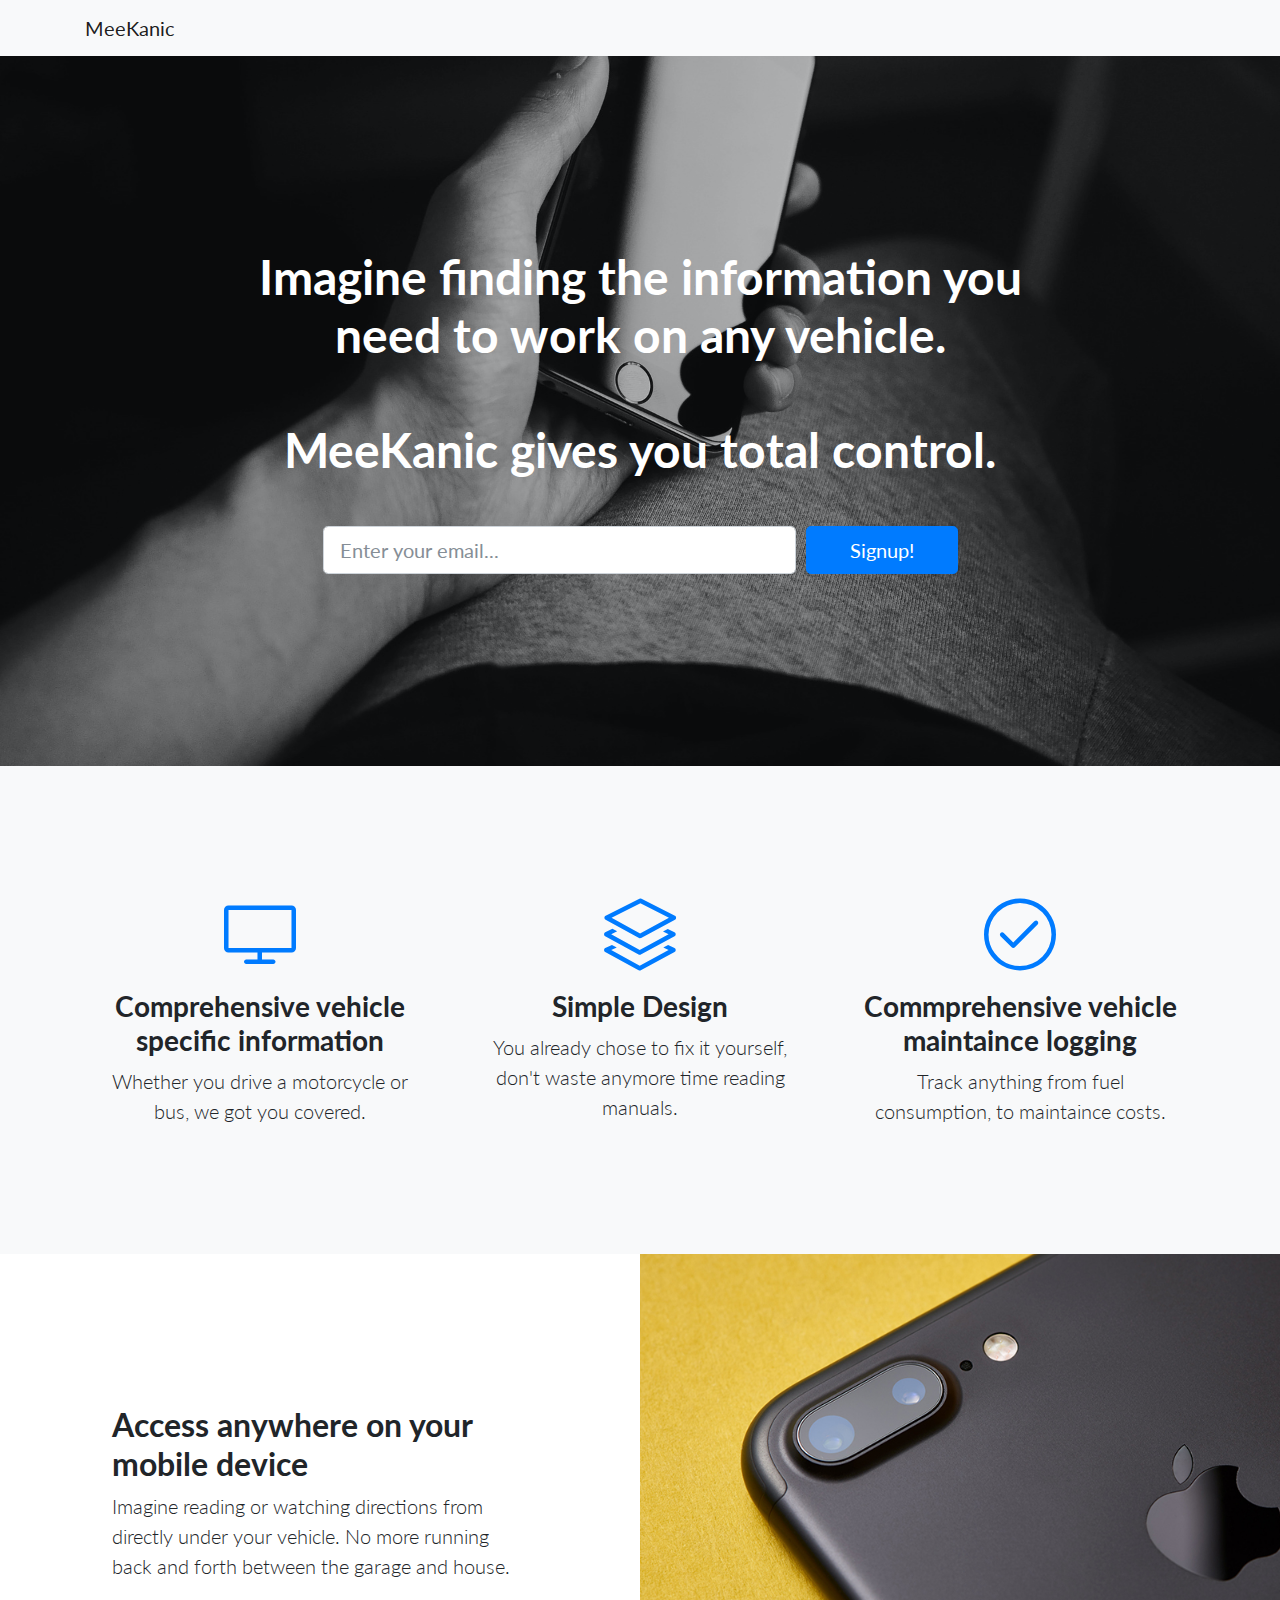
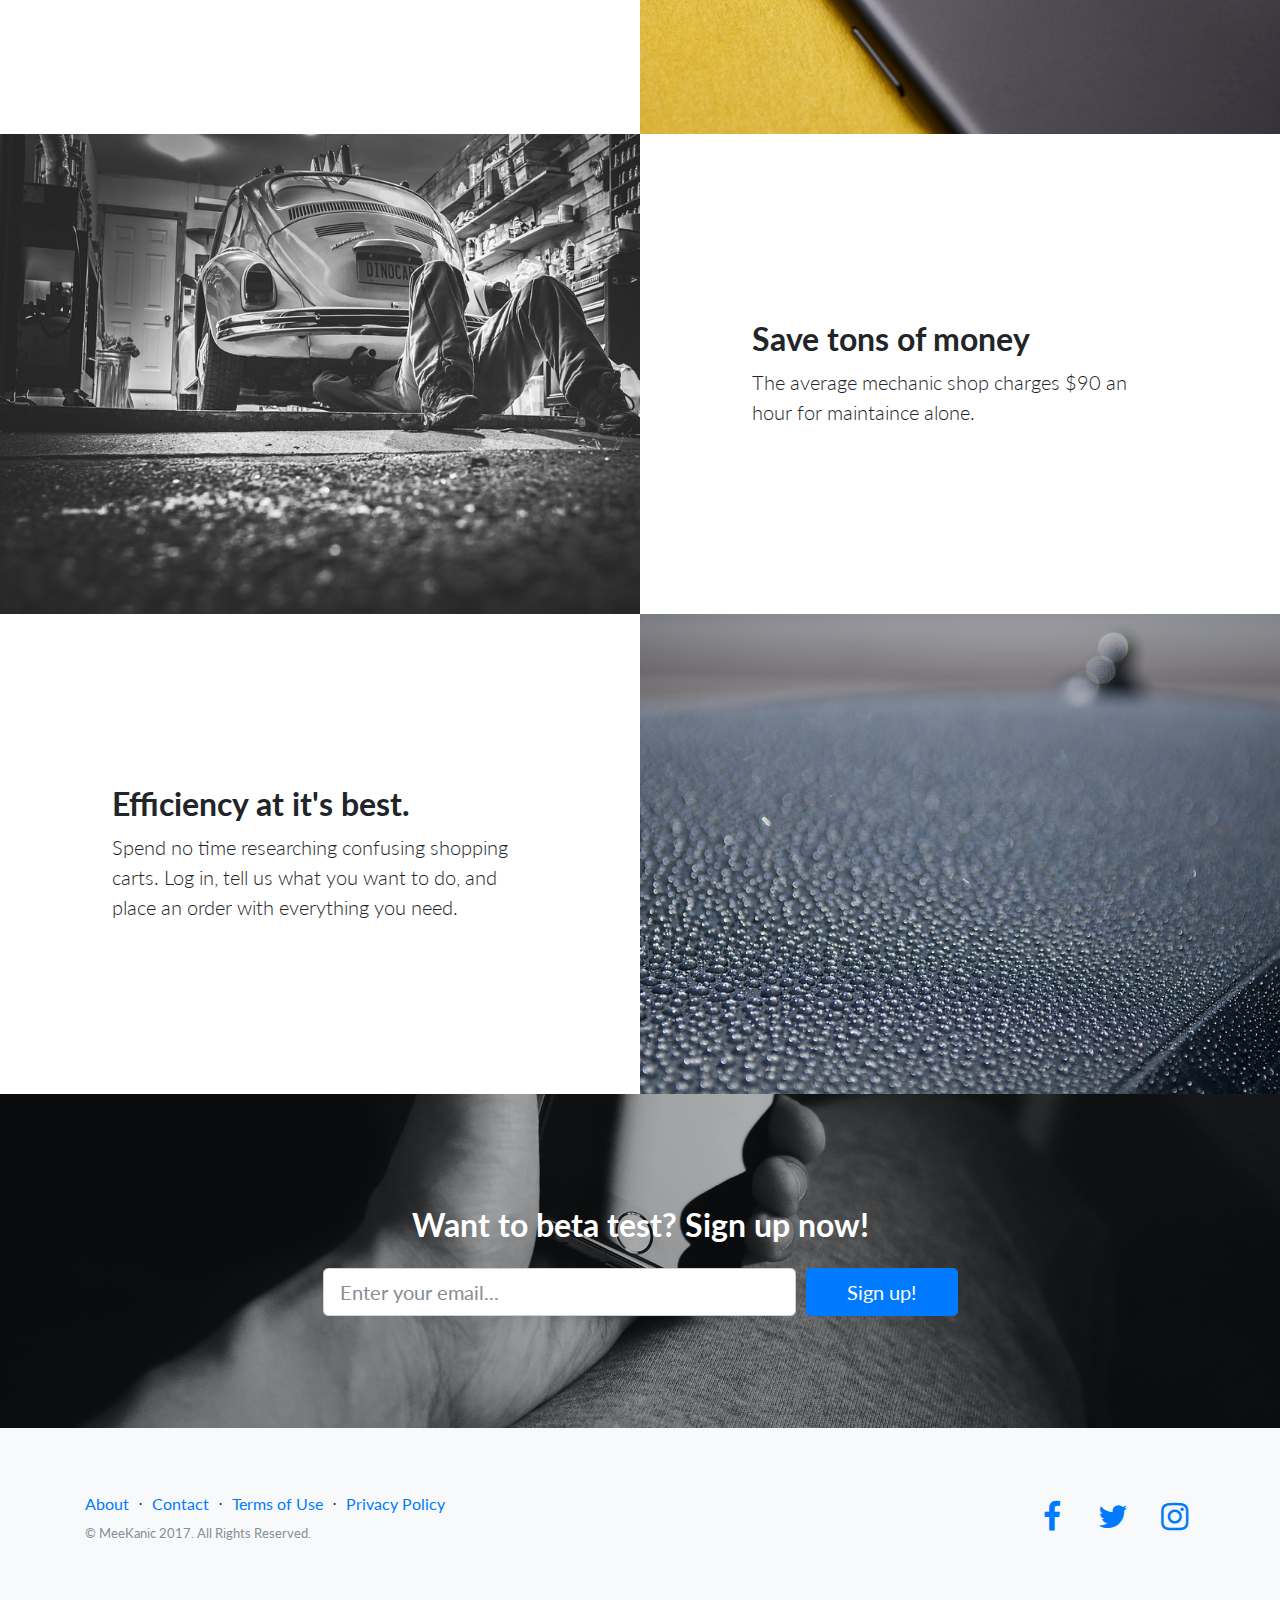
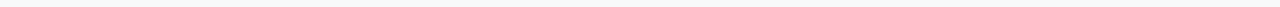
<file: index.html>
<!DOCTYPE html>
<html lang="en">

<head>

  <meta charset="utf-8">
  <meta name="viewport" content="width=device-width, initial-scale=1, shrink-to-fit=no">
  <meta name="description" content="">
  <meta name="author" content="">

  <title>MeeKanic</title>

  <!-- Bootstrap core CSS -->
  <link href="vendor/bootstrap/css/bootstrap.min.css" rel="stylesheet">

  <!-- Custom fonts for this template -->
  <link href="vendor/font-awesome/css/font-awesome.min.css" rel="stylesheet" type="text/css">
  <link href="vendor/simple-line-icons/css/simple-line-icons.css" rel="stylesheet" type="text/css">
  <link href="https://fonts.googleapis.com/css?family=Lato:300,400,700,300italic,400italic,700italic" rel="stylesheet" type="text/css">

  <!-- Custom styles for this template -->
  <link href="css/landing-page.min.css" rel="stylesheet">

</head>

<body>

  <!-- Navigation -->
  <nav class="navbar navbar-light bg-light static-top">
    <div class="container">
      <a class="navbar-brand" href="#">MeeKanic</a>
      <!--
        <a class="btn btn-primary" href="#">Sign In</a>
        -->
    </div>
  </nav>

  <!-- Masthead -->
  <header class="masthead text-white text-center">
    <div class="overlay"></div>
    <div class="container">
      <div class="row">
        <div class="col-xl-9 mx-auto">
          <h1 class="mb-5">Imagine finding the information you need to work on any vehicle.
            <br/>
            <br/> MeeKanic gives you total control.</h1>

        </div>
        <div class="col-md-10 col-lg-8 col-xl-7 mx-auto">
          <form>
            <div class="form-row">
              <div class="col-12 col-md-9 mb-2 mb-md-0">
                <input type="email" class="form-control form-control-lg" placeholder="Enter your email...">
              </div>
              <div class="col-12 col-md-3">
                <button type="submit" class="btn btn-block btn-lg btn-primary">Signup!</button>
              </div>
            </div>
          </form>
        </div>
      </div>
    </div>
  </header>

  <!-- Icons Grid -->
  <section class="features-icons bg-light text-center">
    <div class="container">
      <div class="row">
        <div class="col-lg-4">
          <div class="features-icons-item mx-auto mb-5 mb-lg-0 mb-lg-3">
            <div class="features-icons-icon d-flex">
              <i class="icon-screen-desktop m-auto text-primary"></i>
            </div>
            <h3>Comprehensive vehicle specific information</h3>
            <p class="lead mb-0">Whether you drive a motorcycle or bus, we got you covered.</p>
          </div>
        </div>
        <div class="col-lg-4">
          <div class="features-icons-item mx-auto mb-5 mb-lg-0 mb-lg-3">
            <div class="features-icons-icon d-flex">
              <i class="icon-layers m-auto text-primary"></i>
            </div>
            <h3>Simple Design</h3>
            <p class="lead mb-0">You already chose to fix it yourself, don't waste anymore time reading manuals.</p>
          </div>
        </div>
        <div class="col-lg-4">
          <div class="features-icons-item mx-auto mb-0 mb-lg-3">
            <div class="features-icons-icon d-flex">
              <i class="icon-check m-auto text-primary"></i>
            </div>
            <h3>Commprehensive vehicle maintaince logging</h3>
            <p class="lead mb-0">Track anything from fuel consumption, to maintaince costs.</p>
          </div>
        </div>
      </div>
    </div>
  </section>

  <!-- Image Showcases -->
  <section class="showcase">
    <div class="container-fluid p-0">
      <div class="row no-gutters">

        <div class="col-lg-6 order-lg-2 text-white showcase-img" style="background-image: url('img/bg-showcase-1.jpg');"></div>
        <div class="col-lg-6 order-lg-1 my-auto showcase-text">
          <h2>Access anywhere on your mobile device</h2>
          <p class="lead mb-0">Imagine reading or watching directions from directly under your vehicle. No more running back and forth between
            the garage and house.</p>
        </div>
      </div>
      <div class="row no-gutters">
        <div class="col-lg-6 text-white showcase-img" style="background-image: url('img/vw-copy.jpg');"></div>
        <div class="col-lg-6 my-auto showcase-text">
          <h2>Save tons of money</h2>
          <p class="lead mb-0">The average mechanic shop charges $90 an hour for maintaince alone.</p>
        </div>
      </div>
      <div class="row no-gutters">
        <div class="col-lg-6 order-lg-2 text-white showcase-img" style="background-image: url('img/waxed-copy.jpg');"></div>
        <div class="col-lg-6 order-lg-1 my-auto showcase-text">
          <h2>Efficiency at it's best.</h2>
          <p class="lead mb-0">Spend no time researching confusing shopping carts. Log in, tell us what you want to do, and place an order with
            everything you need.</p>
        </div>
      </div>
    </div>
  </section>

  <!-- Testimonials 
  <section class="testimonials text-center bg-light">
    <div class="container">
      <h2 class="mb-5">What people are saying...</h2>
      <div class="row">
        <div class="col-lg-4">
          <div class="testimonial-item mx-auto mb-5 mb-lg-0">
            <img class="img-fluid rounded-circle mb-3" src="img/testimonials-1.jpg" alt="">
            <h5>Margaret E.</h5>
            <p class="font-weight-light mb-0">"This is fantastic! Thanks so much guys!"</p>
          </div>
        </div>
        <div class="col-lg-4">
          <div class="testimonial-item mx-auto mb-5 mb-lg-0">
            <img class="img-fluid rounded-circle mb-3" src="img/testimonials-2.jpg" alt="">
            <h5>Fred S.</h5>
            <p class="font-weight-light mb-0">"Bootstrap is amazing. I've been using it to create lots of super nice landing pages."</p>
          </div>
        </div>
        <div class="col-lg-4">
          <div class="testimonial-item mx-auto mb-5 mb-lg-0">
            <img class="img-fluid rounded-circle mb-3" src="img/testimonials-3.jpg" alt="">
            <h5>Sarah W.</h5>
            <p class="font-weight-light mb-0">"Thanks so much for making these free resources available to us!"</p>
          </div>
        </div>
      </div>
    </div>
  </section>
ghpages
  -->

  <!-- Call to Action -->
  <section class="call-to-action text-white text-center">
    <div class="overlay"></div>
    <div class="container">
      <div class="row">
        <div class="col-xl-9 mx-auto">
          <h2 class="mb-4">Want to beta test? Sign up now!</h2>
        </div>
        <div class="col-md-10 col-lg-8 col-xl-7 mx-auto">
          <form>
            <div class="form-row">
              <div class="col-12 col-md-9 mb-2 mb-md-0">
                <input type="email" class="form-control form-control-lg" placeholder="Enter your email...">
              </div>
              <div class="col-12 col-md-3">
                <button type="submit" class="btn btn-block btn-lg btn-primary">Sign up!</button>
              </div>
            </div>
          </form>
        </div>
      </div>
    </div>
  </section>

  <!-- Footer -->
  <footer class="footer bg-light">
    <div class="container">
      <div class="row">
        <div class="col-lg-6 h-100 text-center text-lg-left my-auto">
          <ul class="list-inline mb-2">
            <li class="list-inline-item">
              <a href="#">About</a>
            </li>
            <li class="list-inline-item">&sdot;</li>
            <li class="list-inline-item">
              <a href="#">Contact</a>
            </li>
            <li class="list-inline-item">&sdot;</li>
            <li class="list-inline-item">
              <a href="#">Terms of Use</a>
            </li>
            <li class="list-inline-item">&sdot;</li>
            <li class="list-inline-item">
              <a href="#">Privacy Policy</a>
            </li>
          </ul>
          <p class="text-muted small mb-4 mb-lg-0">&copy; MeeKanic 2017. All Rights Reserved.</p>
        </div>
        <div class="col-lg-6 h-100 text-center text-lg-right my-auto">
          <ul class="list-inline mb-0">
            <li class="list-inline-item mr-3">
              <a href="#">
                <i class="fa fa-facebook fa-2x fa-fw"></i>
              </a>
            </li>
            <li class="list-inline-item mr-3">
              <a href="#">
                <i class="fa fa-twitter fa-2x fa-fw"></i>
              </a>
            </li>
            <li class="list-inline-item">
              <a href="#">
                <i class="fa fa-instagram fa-2x fa-fw"></i>
              </a>
            </li>
          </ul>
        </div>
      </div>
    </div>
  </footer>

  <!-- Bootstrap core JavaScript -->
  <script src="vendor/jquery/jquery.min.js"></script>
  <script src="vendor/bootstrap/js/bootstrap.bundle.min.js"></script>

</body>

</html>
</file>
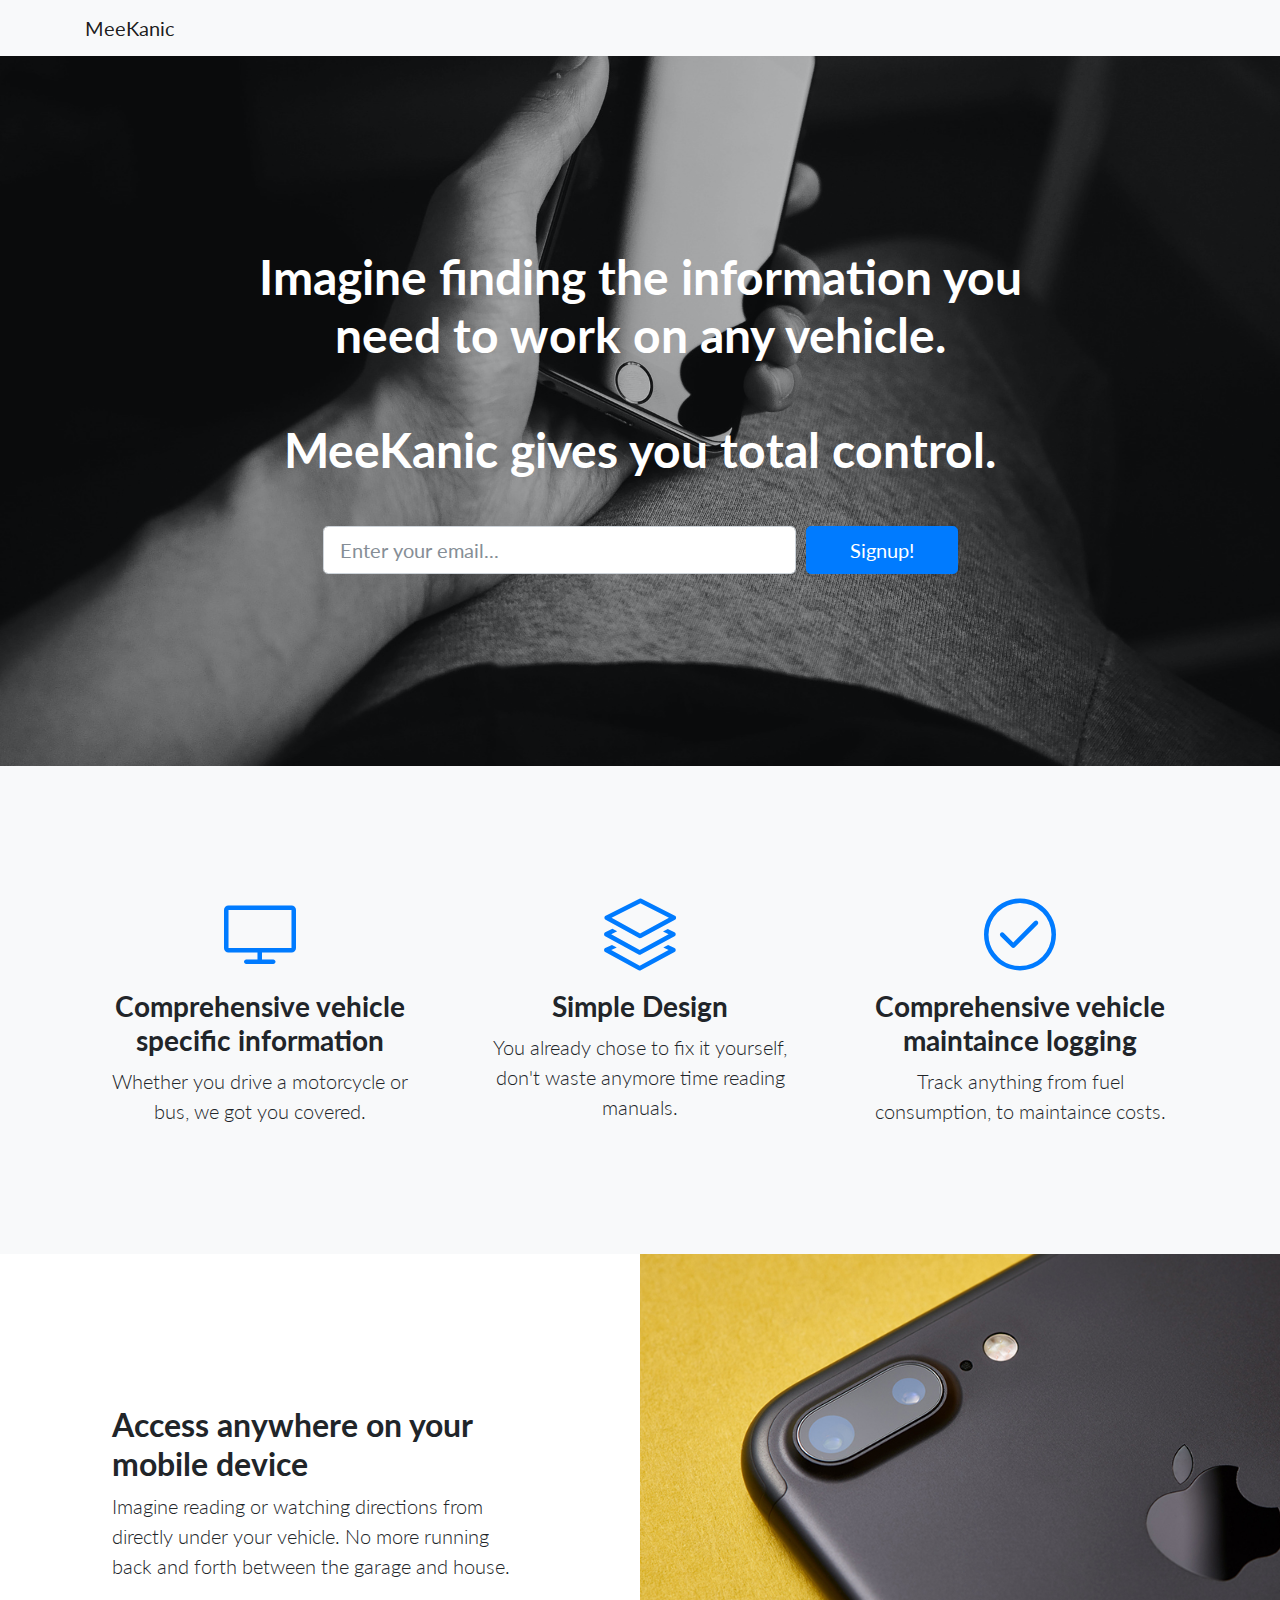
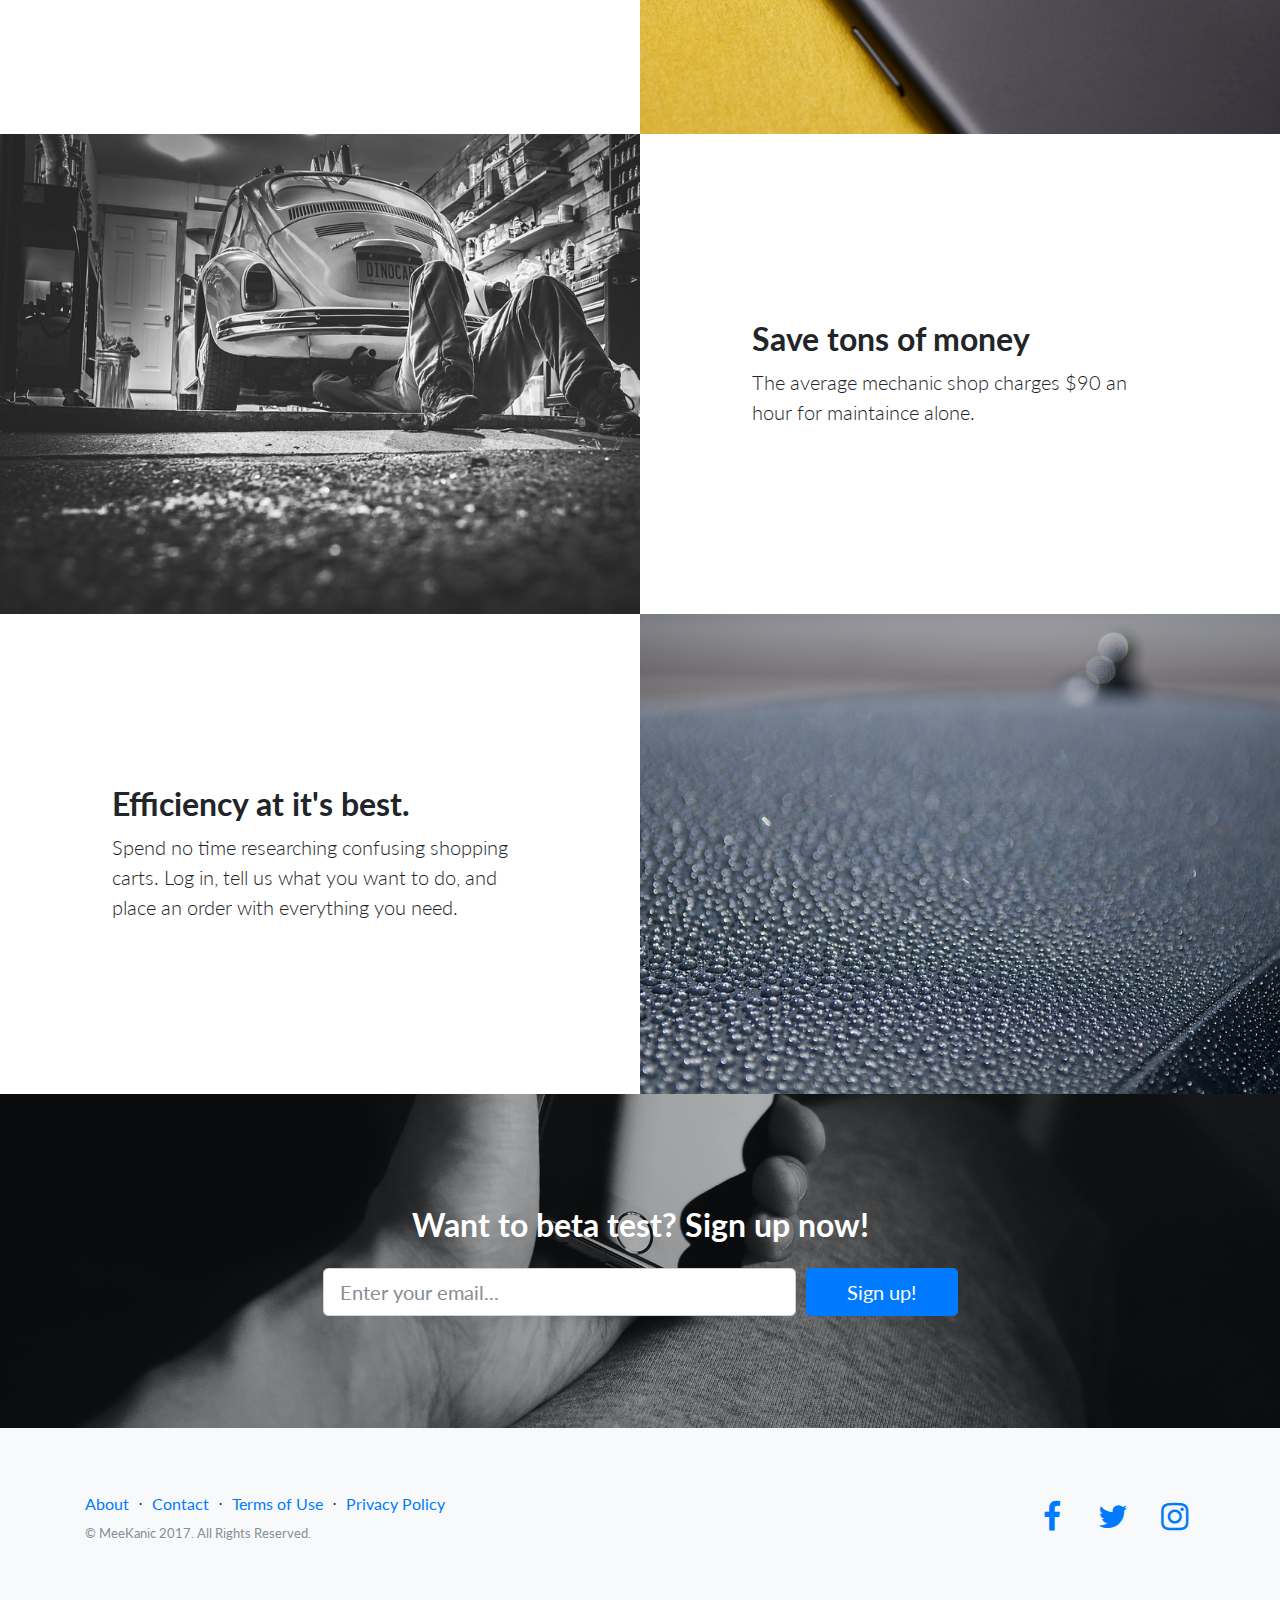
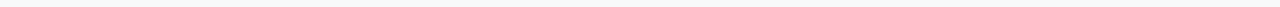
<file: app/index.html>
<!DOCTYPE html>
<html lang="en">

<head>

  <meta charset="utf-8">
  <meta name="viewport" content="width=device-width, initial-scale=1, shrink-to-fit=no">
  <meta name="description" content="">
  <meta name="author" content="">

  <title>MeeKanic</title>

  <!-- Bootstrap core CSS -->
  <link href="vendor/bootstrap/css/bootstrap.min.css" rel="stylesheet">

  <!-- Custom fonts for this template -->
  <link href="vendor/font-awesome/css/font-awesome.min.css" rel="stylesheet" type="text/css">
  <link href="vendor/simple-line-icons/css/simple-line-icons.css" rel="stylesheet" type="text/css">
  <link href="https://fonts.googleapis.com/css?family=Lato:300,400,700,300italic,400italic,700italic" rel="stylesheet" type="text/css">

  <!-- Custom styles for this template -->
  <link href="css/landing-page.min.css" rel="stylesheet">

</head>

<body>

  <!-- Navigation -->
  <nav class="navbar navbar-light bg-light static-top">
    <div class="container">
      <a class="navbar-brand" href="#">MeeKanic</a>
      <!--
        <a class="btn btn-primary" href="#">Sign In</a>
        -->
    </div>
  </nav>

  <!-- Masthead -->
  <header class="masthead text-white text-center">
    <div class="overlay"></div>
    <div class="container">
      <div class="row">
        <div class="col-xl-9 mx-auto">
          <h1 class="mb-5">Imagine finding the information you need to work on any vehicle.
            <br/>
            <br/> MeeKanic gives you total control.</h1>

        </div>
        <div class="col-md-10 col-lg-8 col-xl-7 mx-auto">
          <form>
            <div class="form-row">
              <div class="col-12 col-md-9 mb-2 mb-md-0">
                <input type="email" class="form-control form-control-lg" placeholder="Enter your email...">
              </div>
              <div class="col-12 col-md-3">
                <button type="submit" class="btn btn-block btn-lg btn-primary">Signup!</button>
              </div>
            </div>
          </form>
        </div>
      </div>
    </div>
  </header>

  <!-- Icons Grid -->
  <section class="features-icons bg-light text-center">
    <div class="container">
      <div class="row">
        <div class="col-lg-4">
          <div class="features-icons-item mx-auto mb-5 mb-lg-0 mb-lg-3">
            <div class="features-icons-icon d-flex">
              <i class="icon-screen-desktop m-auto text-primary"></i>
            </div>
            <h3>Comprehensive vehicle specific information</h3>
            <p class="lead mb-0">Whether you drive a motorcycle or bus, we got you covered.</p>
          </div>
        </div>
        <div class="col-lg-4">
          <div class="features-icons-item mx-auto mb-5 mb-lg-0 mb-lg-3">
            <div class="features-icons-icon d-flex">
              <i class="icon-layers m-auto text-primary"></i>
            </div>
            <h3>Simple Design</h3>
            <p class="lead mb-0">You already chose to fix it yourself, don't waste anymore time reading manuals.</p>
          </div>
        </div>
        <div class="col-lg-4">
          <div class="features-icons-item mx-auto mb-0 mb-lg-3">
            <div class="features-icons-icon d-flex">
              <i class="icon-check m-auto text-primary"></i>
            </div>
            <h3>Comprehensive vehicle maintaince logging</h3>
            <p class="lead mb-0">Track anything from fuel consumption, to maintaince costs.</p>
          </div>
        </div>
      </div>
    </div>
  </section>

  <!-- Image Showcases -->
  <section class="showcase">
    <div class="container-fluid p-0">
      <div class="row no-gutters">

        <div class="col-lg-6 order-lg-2 text-white showcase-img" style="background-image: url('img/bg-showcase-1.jpg');"></div>
        <div class="col-lg-6 order-lg-1 my-auto showcase-text">
          <h2>Access anywhere on your mobile device</h2>
          <p class="lead mb-0">Imagine reading or watching directions from directly under your vehicle. No more running back and forth between
            the garage and house.</p>
        </div>
      </div>
      <div class="row no-gutters">
        <div class="col-lg-6 text-white showcase-img" style="background-image: url('img/vw-copy.jpg');"></div>
        <div class="col-lg-6 my-auto showcase-text">
          <h2>Save tons of money</h2>
          <p class="lead mb-0">The average mechanic shop charges $90 an hour for maintaince alone.</p>
        </div>
      </div>
      <div class="row no-gutters">
        <div class="col-lg-6 order-lg-2 text-white showcase-img" style="background-image: url('img/waxed-copy.jpg');"></div>
        <div class="col-lg-6 order-lg-1 my-auto showcase-text">
          <h2>Efficiency at it's best.</h2>
          <p class="lead mb-0">Spend no time researching confusing shopping carts. Log in, tell us what you want to do, and place an order with
            everything you need.</p>
        </div>
      </div>
    </div>
  </section>

  <!-- Testimonials 
  <section class="testimonials text-center bg-light">
    <div class="container">
      <h2 class="mb-5">What people are saying...</h2>
      <div class="row">
        <div class="col-lg-4">
          <div class="testimonial-item mx-auto mb-5 mb-lg-0">
            <img class="img-fluid rounded-circle mb-3" src="img/testimonials-1.jpg" alt="">
            <h5>Margaret E.</h5>
            <p class="font-weight-light mb-0">"This is fantastic! Thanks so much guys!"</p>
          </div>
        </div>
        <div class="col-lg-4">
          <div class="testimonial-item mx-auto mb-5 mb-lg-0">
            <img class="img-fluid rounded-circle mb-3" src="img/testimonials-2.jpg" alt="">
            <h5>Fred S.</h5>
            <p class="font-weight-light mb-0">"Bootstrap is amazing. I've been using it to create lots of super nice landing pages."</p>
          </div>
        </div>
        <div class="col-lg-4">
          <div class="testimonial-item mx-auto mb-5 mb-lg-0">
            <img class="img-fluid rounded-circle mb-3" src="img/testimonials-3.jpg" alt="">
            <h5>Sarah W.</h5>
            <p class="font-weight-light mb-0">"Thanks so much for making these free resources available to us!"</p>
          </div>
        </div>
      </div>
    </div>
  </section>
ghpages
  -->

  <!-- Call to Action -->
  <section class="call-to-action text-white text-center">
    <div class="overlay"></div>
    <div class="container">
      <div class="row">
        <div class="col-xl-9 mx-auto">
          <h2 class="mb-4">Want to beta test? Sign up now!</h2>
        </div>
        <div class="col-md-10 col-lg-8 col-xl-7 mx-auto">
          <form>
            <div class="form-row">
              <div class="col-12 col-md-9 mb-2 mb-md-0">
                <input type="email" class="form-control form-control-lg" placeholder="Enter your email...">
              </div>
              <div class="col-12 col-md-3">
                <button type="submit" class="btn btn-block btn-lg btn-primary">Sign up!</button>
              </div>
            </div>
          </form>
        </div>
      </div>
    </div>
  </section>

  <!-- Footer -->
  <footer class="footer bg-light">
    <div class="container">
      <div class="row">
        <div class="col-lg-6 h-100 text-center text-lg-left my-auto">
          <ul class="list-inline mb-2">
            <li class="list-inline-item">
              <a href="#">About</a>
            </li>
            <li class="list-inline-item">&sdot;</li>
            <li class="list-inline-item">
              <a href="#">Contact</a>
            </li>
            <li class="list-inline-item">&sdot;</li>
            <li class="list-inline-item">
              <a href="#">Terms of Use</a>
            </li>
            <li class="list-inline-item">&sdot;</li>
            <li class="list-inline-item">
              <a href="#">Privacy Policy</a>
            </li>
          </ul>
          <p class="text-muted small mb-4 mb-lg-0">&copy; MeeKanic 2017. All Rights Reserved.</p>
        </div>
        <div class="col-lg-6 h-100 text-center text-lg-right my-auto">
          <ul class="list-inline mb-0">
            <li class="list-inline-item mr-3">
              <a href="#">
                <i class="fa fa-facebook fa-2x fa-fw"></i>
              </a>
            </li>
            <li class="list-inline-item mr-3">
              <a href="#">
                <i class="fa fa-twitter fa-2x fa-fw"></i>
              </a>
            </li>
            <li class="list-inline-item">
              <a href="#">
                <i class="fa fa-instagram fa-2x fa-fw"></i>
              </a>
            </li>
          </ul>
        </div>
      </div>
    </div>
  </footer>

  <!-- Bootstrap core JavaScript -->
  <script src="vendor/jquery/jquery.min.js"></script>
  <script src="vendor/bootstrap/js/bootstrap.bundle.min.js"></script>

</body>

</html>
</file>
<file: vendor/simple-line-icons/css/simple-line-icons.css>
@font-face {
  font-family: 'simple-line-icons';
  src: url('../fonts/Simple-Line-Icons.eot?v=2.4.0');
  src: url('../fonts/Simple-Line-Icons.eot?v=2.4.0#iefix') format('embedded-opentype'), url('../fonts/Simple-Line-Icons.woff2?v=2.4.0') format('woff2'), url('../fonts/Simple-Line-Icons.ttf?v=2.4.0') format('truetype'), url('../fonts/Simple-Line-Icons.woff?v=2.4.0') format('woff'), url('../fonts/Simple-Line-Icons.svg?v=2.4.0#simple-line-icons') format('svg');
  font-weight: normal;
  font-style: normal;
}
/*
 Use the following CSS code if you want to have a class per icon.
 Instead of a list of all class selectors, you can use the generic [class*="icon-"] selector, but it's slower:
*/
.icon-user,
.icon-people,
.icon-user-female,
.icon-user-follow,
.icon-user-following,
.icon-user-unfollow,
.icon-login,
.icon-logout,
.icon-emotsmile,
.icon-phone,
.icon-call-end,
.icon-call-in,
.icon-call-out,
.icon-map,
.icon-location-pin,
.icon-direction,
.icon-directions,
.icon-compass,
.icon-layers,
.icon-menu,
.icon-list,
.icon-options-vertical,
.icon-options,
.icon-arrow-down,
.icon-arrow-left,
.icon-arrow-right,
.icon-arrow-up,
.icon-arrow-up-circle,
.icon-arrow-left-circle,
.icon-arrow-right-circle,
.icon-arrow-down-circle,
.icon-check,
.icon-clock,
.icon-plus,
.icon-minus,
.icon-close,
.icon-event,
.icon-exclamation,
.icon-organization,
.icon-trophy,
.icon-screen-smartphone,
.icon-screen-desktop,
.icon-plane,
.icon-notebook,
.icon-mustache,
.icon-mouse,
.icon-magnet,
.icon-energy,
.icon-disc,
.icon-cursor,
.icon-cursor-move,
.icon-crop,
.icon-chemistry,
.icon-speedometer,
.icon-shield,
.icon-screen-tablet,
.icon-magic-wand,
.icon-hourglass,
.icon-graduation,
.icon-ghost,
.icon-game-controller,
.icon-fire,
.icon-eyeglass,
.icon-envelope-open,
.icon-envelope-letter,
.icon-bell,
.icon-badge,
.icon-anchor,
.icon-wallet,
.icon-vector,
.icon-speech,
.icon-puzzle,
.icon-printer,
.icon-present,
.icon-playlist,
.icon-pin,
.icon-picture,
.icon-handbag,
.icon-globe-alt,
.icon-globe,
.icon-folder-alt,
.icon-folder,
.icon-film,
.icon-feed,
.icon-drop,
.icon-drawer,
.icon-docs,
.icon-doc,
.icon-diamond,
.icon-cup,
.icon-calculator,
.icon-bubbles,
.icon-briefcase,
.icon-book-open,
.icon-basket-loaded,
.icon-basket,
.icon-bag,
.icon-action-undo,
.icon-action-redo,
.icon-wrench,
.icon-umbrella,
.icon-trash,
.icon-tag,
.icon-support,
.icon-frame,
.icon-size-fullscreen,
.icon-size-actual,
.icon-shuffle,
.icon-share-alt,
.icon-share,
.icon-rocket,
.icon-question,
.icon-pie-chart,
.icon-pencil,
.icon-note,
.icon-loop,
.icon-home,
.icon-grid,
.icon-graph,
.icon-microphone,
.icon-music-tone-alt,
.icon-music-tone,
.icon-earphones-alt,
.icon-earphones,
.icon-equalizer,
.icon-like,
.icon-dislike,
.icon-control-start,
.icon-control-rewind,
.icon-control-play,
.icon-control-pause,
.icon-control-forward,
.icon-control-end,
.icon-volume-1,
.icon-volume-2,
.icon-volume-off,
.icon-calendar,
.icon-bulb,
.icon-chart,
.icon-ban,
.icon-bubble,
.icon-camrecorder,
.icon-camera,
.icon-cloud-download,
.icon-cloud-upload,
.icon-envelope,
.icon-eye,
.icon-flag,
.icon-heart,
.icon-info,
.icon-key,
.icon-link,
.icon-lock,
.icon-lock-open,
.icon-magnifier,
.icon-magnifier-add,
.icon-magnifier-remove,
.icon-paper-clip,
.icon-paper-plane,
.icon-power,
.icon-refresh,
.icon-reload,
.icon-settings,
.icon-star,
.icon-symbol-female,
.icon-symbol-male,
.icon-target,
.icon-credit-card,
.icon-paypal,
.icon-social-tumblr,
.icon-social-twitter,
.icon-social-facebook,
.icon-social-instagram,
.icon-social-linkedin,
.icon-social-pinterest,
.icon-social-github,
.icon-social-google,
.icon-social-reddit,
.icon-social-skype,
.icon-social-dribbble,
.icon-social-behance,
.icon-social-foursqare,
.icon-social-soundcloud,
.icon-social-spotify,
.icon-social-stumbleupon,
.icon-social-youtube,
.icon-social-dropbox,
.icon-social-vkontakte,
.icon-social-steam {
  font-family: 'simple-line-icons';
  speak: none;
  font-style: normal;
  font-weight: normal;
  font-variant: normal;
  text-transform: none;
  line-height: 1;
  /* Better Font Rendering =========== */
  -webkit-font-smoothing: antialiased;
  -moz-osx-font-smoothing: grayscale;
}
.icon-user:before {
  content: "\e005";
}
.icon-people:before {
  content: "\e001";
}
.icon-user-female:before {
  content: "\e000";
}
.icon-user-follow:before {
  content: "\e002";
}
.icon-user-following:before {
  content: "\e003";
}
.icon-user-unfollow:before {
  content: "\e004";
}
.icon-login:before {
  content: "\e066";
}
.icon-logout:before {
  content: "\e065";
}
.icon-emotsmile:before {
  content: "\e021";
}
.icon-phone:before {
  content: "\e600";
}
.icon-call-end:before {
  content: "\e048";
}
.icon-call-in:before {
  content: "\e047";
}
.icon-call-out:before {
  content: "\e046";
}
.icon-map:before {
  content: "\e033";
}
.icon-location-pin:before {
  content: "\e096";
}
.icon-direction:before {
  content: "\e042";
}
.icon-directions:before {
  content: "\e041";
}
.icon-compass:before {
  content: "\e045";
}
.icon-layers:before {
  content: "\e034";
}
.icon-menu:before {
  content: "\e601";
}
.icon-list:before {
  content: "\e067";
}
.icon-options-vertical:before {
  content: "\e602";
}
.icon-options:before {
  content: "\e603";
}
.icon-arrow-down:before {
  content: "\e604";
}
.icon-arrow-left:before {
  content: "\e605";
}
.icon-arrow-right:before {
  content: "\e606";
}
.icon-arrow-up:before {
  content: "\e607";
}
.icon-arrow-up-circle:before {
  content: "\e078";
}
.icon-arrow-left-circle:before {
  content: "\e07a";
}
.icon-arrow-right-circle:before {
  content: "\e079";
}
.icon-arrow-down-circle:before {
  content: "\e07b";
}
.icon-check:before {
  content: "\e080";
}
.icon-clock:before {
  content: "\e081";
}
.icon-plus:before {
  content: "\e095";
}
.icon-minus:before {
  content: "\e615";
}
.icon-close:before {
  content: "\e082";
}
.icon-event:before {
  content: "\e619";
}
.icon-exclamation:before {
  content: "\e617";
}
.icon-organization:before {
  content: "\e616";
}
.icon-trophy:before {
  content: "\e006";
}
.icon-screen-smartphone:before {
  content: "\e010";
}
.icon-screen-desktop:before {
  content: "\e011";
}
.icon-plane:before {
  content: "\e012";
}
.icon-notebook:before {
  content: "\e013";
}
.icon-mustache:before {
  content: "\e014";
}
.icon-mouse:before {
  content: "\e015";
}
.icon-magnet:before {
  content: "\e016";
}
.icon-energy:before {
  content: "\e020";
}
.icon-disc:before {
  content: "\e022";
}
.icon-cursor:before {
  content: "\e06e";
}
.icon-cursor-move:before {
  content: "\e023";
}
.icon-crop:before {
  content: "\e024";
}
.icon-chemistry:before {
  content: "\e026";
}
.icon-speedometer:before {
  content: "\e007";
}
.icon-shield:before {
  content: "\e00e";
}
.icon-screen-tablet:before {
  content: "\e00f";
}
.icon-magic-wand:before {
  content: "\e017";
}
.icon-hourglass:before {
  content: "\e018";
}
.icon-graduation:before {
  content: "\e019";
}
.icon-ghost:before {
  content: "\e01a";
}
.icon-game-controller:before {
  content: "\e01b";
}
.icon-fire:before {
  content: "\e01c";
}
.icon-eyeglass:before {
  content: "\e01d";
}
.icon-envelope-open:before {
  content: "\e01e";
}
.icon-envelope-letter:before {
  content: "\e01f";
}
.icon-bell:before {
  content: "\e027";
}
.icon-badge:before {
  content: "\e028";
}
.icon-anchor:before {
  content: "\e029";
}
.icon-wallet:before {
  content: "\e02a";
}
.icon-vector:before {
  content: "\e02b";
}
.icon-speech:before {
  content: "\e02c";
}
.icon-puzzle:before {
  content: "\e02d";
}
.icon-printer:before {
  content: "\e02e";
}
.icon-present:before {
  content: "\e02f";
}
.icon-playlist:before {
  content: "\e030";
}
.icon-pin:before {
  content: "\e031";
}
.icon-picture:before {
  content: "\e032";
}
.icon-handbag:before {
  content: "\e035";
}
.icon-globe-alt:before {
  content: "\e036";
}
.icon-globe:before {
  content: "\e037";
}
.icon-folder-alt:before {
  content: "\e039";
}
.icon-folder:before {
  content: "\e089";
}
.icon-film:before {
  content: "\e03a";
}
.icon-feed:before {
  content: "\e03b";
}
.icon-drop:before {
  content: "\e03e";
}
.icon-drawer:before {
  content: "\e03f";
}
.icon-docs:before {
  content: "\e040";
}
.icon-doc:before {
  content: "\e085";
}
.icon-diamond:before {
  content: "\e043";
}
.icon-cup:before {
  content: "\e044";
}
.icon-calculator:before {
  content: "\e049";
}
.icon-bubbles:before {
  content: "\e04a";
}
.icon-briefcase:before {
  content: "\e04b";
}
.icon-book-open:before {
  content: "\e04c";
}
.icon-basket-loaded:before {
  content: "\e04d";
}
.icon-basket:before {
  content: "\e04e";
}
.icon-bag:before {
  content: "\e04f";
}
.icon-action-undo:before {
  content: "\e050";
}
.icon-action-redo:before {
  content: "\e051";
}
.icon-wrench:before {
  content: "\e052";
}
.icon-umbrella:before {
  content: "\e053";
}
.icon-trash:before {
  content: "\e054";
}
.icon-tag:before {
  content: "\e055";
}
.icon-support:before {
  content: "\e056";
}
.icon-frame:before {
  content: "\e038";
}
.icon-size-fullscreen:before {
  content: "\e057";
}
.icon-size-actual:before {
  content: "\e058";
}
.icon-shuffle:before {
  content: "\e059";
}
.icon-share-alt:before {
  content: "\e05a";
}
.icon-share:before {
  content: "\e05b";
}
.icon-rocket:before {
  content: "\e05c";
}
.icon-question:before {
  content: "\e05d";
}
.icon-pie-chart:before {
  content: "\e05e";
}
.icon-pencil:before {
  content: "\e05f";
}
.icon-note:before {
  content: "\e060";
}
.icon-loop:before {
  content: "\e064";
}
.icon-home:before {
  content: "\e069";
}
.icon-grid:before {
  content: "\e06a";
}
.icon-graph:before {
  content: "\e06b";
}
.icon-microphone:before {
  content: "\e063";
}
.icon-music-tone-alt:before {
  content: "\e061";
}
.icon-music-tone:before {
  content: "\e062";
}
.icon-earphones-alt:before {
  content: "\e03c";
}
.icon-earphones:before {
  content: "\e03d";
}
.icon-equalizer:before {
  content: "\e06c";
}
.icon-like:before {
  content: "\e068";
}
.icon-dislike:before {
  content: "\e06d";
}
.icon-control-start:before {
  content: "\e06f";
}
.icon-control-rewind:before {
  content: "\e070";
}
.icon-control-play:before {
  content: "\e071";
}
.icon-control-pause:before {
  content: "\e072";
}
.icon-control-forward:before {
  content: "\e073";
}
.icon-control-end:before {
  content: "\e074";
}
.icon-volume-1:before {
  content: "\e09f";
}
.icon-volume-2:before {
  content: "\e0a0";
}
.icon-volume-off:before {
  content: "\e0a1";
}
.icon-calendar:before {
  content: "\e075";
}
.icon-bulb:before {
  content: "\e076";
}
.icon-chart:before {
  content: "\e077";
}
.icon-ban:before {
  content: "\e07c";
}
.icon-bubble:before {
  content: "\e07d";
}
.icon-camrecorder:before {
  content: "\e07e";
}
.icon-camera:before {
  content: "\e07f";
}
.icon-cloud-download:before {
  content: "\e083";
}
.icon-cloud-upload:before {
  content: "\e084";
}
.icon-envelope:before {
  content: "\e086";
}
.icon-eye:before {
  content: "\e087";
}
.icon-flag:before {
  content: "\e088";
}
.icon-heart:before {
  content: "\e08a";
}
.icon-info:before {
  content: "\e08b";
}
.icon-key:before {
  content: "\e08c";
}
.icon-link:before {
  content: "\e08d";
}
.icon-lock:before {
  content: "\e08e";
}
.icon-lock-open:before {
  content: "\e08f";
}
.icon-magnifier:before {
  content: "\e090";
}
.icon-magnifier-add:before {
  content: "\e091";
}
.icon-magnifier-remove:before {
  content: "\e092";
}
.icon-paper-clip:before {
  content: "\e093";
}
.icon-paper-plane:before {
  content: "\e094";
}
.icon-power:before {
  content: "\e097";
}
.icon-refresh:before {
  content: "\e098";
}
.icon-reload:before {
  content: "\e099";
}
.icon-settings:before {
  content: "\e09a";
}
.icon-star:before {
  content: "\e09b";
}
.icon-symbol-female:before {
  content: "\e09c";
}
.icon-symbol-male:before {
  content: "\e09d";
}
.icon-target:before {
  content: "\e09e";
}
.icon-credit-card:before {
  content: "\e025";
}
.icon-paypal:before {
  content: "\e608";
}
.icon-social-tumblr:before {
  content: "\e00a";
}
.icon-social-twitter:before {
  content: "\e009";
}
.icon-social-facebook:before {
  content: "\e00b";
}
.icon-social-instagram:before {
  content: "\e609";
}
.icon-social-linkedin:before {
  content: "\e60a";
}
.icon-social-pinterest:before {
  content: "\e60b";
}
.icon-social-github:before {
  content: "\e60c";
}
.icon-social-google:before {
  content: "\e60d";
}
.icon-social-reddit:before {
  content: "\e60e";
}
.icon-social-skype:before {
  content: "\e60f";
}
.icon-social-dribbble:before {
  content: "\e00d";
}
.icon-social-behance:before {
  content: "\e610";
}
.icon-social-foursqare:before {
  content: "\e611";
}
.icon-social-soundcloud:before {
  content: "\e612";
}
.icon-social-spotify:before {
  content: "\e613";
}
.icon-social-stumbleupon:before {
  content: "\e614";
}
.icon-social-youtube:before {
  content: "\e008";
}
.icon-social-dropbox:before {
  content: "\e00c";
}
.icon-social-vkontakte:before {
  content: "\e618";
}
.icon-social-steam:before {
  content: "\e620";
}
</file>
<file: app/vendor/simple-line-icons/css/simple-line-icons.css>
@font-face {
  font-family: 'simple-line-icons';
  src: url('../fonts/Simple-Line-Icons.eot?v=2.4.0');
  src: url('../fonts/Simple-Line-Icons.eot?v=2.4.0#iefix') format('embedded-opentype'), url('../fonts/Simple-Line-Icons.woff2?v=2.4.0') format('woff2'), url('../fonts/Simple-Line-Icons.ttf?v=2.4.0') format('truetype'), url('../fonts/Simple-Line-Icons.woff?v=2.4.0') format('woff'), url('../fonts/Simple-Line-Icons.svg?v=2.4.0#simple-line-icons') format('svg');
  font-weight: normal;
  font-style: normal;
}
/*
 Use the following CSS code if you want to have a class per icon.
 Instead of a list of all class selectors, you can use the generic [class*="icon-"] selector, but it's slower:
*/
.icon-user,
.icon-people,
.icon-user-female,
.icon-user-follow,
.icon-user-following,
.icon-user-unfollow,
.icon-login,
.icon-logout,
.icon-emotsmile,
.icon-phone,
.icon-call-end,
.icon-call-in,
.icon-call-out,
.icon-map,
.icon-location-pin,
.icon-direction,
.icon-directions,
.icon-compass,
.icon-layers,
.icon-menu,
.icon-list,
.icon-options-vertical,
.icon-options,
.icon-arrow-down,
.icon-arrow-left,
.icon-arrow-right,
.icon-arrow-up,
.icon-arrow-up-circle,
.icon-arrow-left-circle,
.icon-arrow-right-circle,
.icon-arrow-down-circle,
.icon-check,
.icon-clock,
.icon-plus,
.icon-minus,
.icon-close,
.icon-event,
.icon-exclamation,
.icon-organization,
.icon-trophy,
.icon-screen-smartphone,
.icon-screen-desktop,
.icon-plane,
.icon-notebook,
.icon-mustache,
.icon-mouse,
.icon-magnet,
.icon-energy,
.icon-disc,
.icon-cursor,
.icon-cursor-move,
.icon-crop,
.icon-chemistry,
.icon-speedometer,
.icon-shield,
.icon-screen-tablet,
.icon-magic-wand,
.icon-hourglass,
.icon-graduation,
.icon-ghost,
.icon-game-controller,
.icon-fire,
.icon-eyeglass,
.icon-envelope-open,
.icon-envelope-letter,
.icon-bell,
.icon-badge,
.icon-anchor,
.icon-wallet,
.icon-vector,
.icon-speech,
.icon-puzzle,
.icon-printer,
.icon-present,
.icon-playlist,
.icon-pin,
.icon-picture,
.icon-handbag,
.icon-globe-alt,
.icon-globe,
.icon-folder-alt,
.icon-folder,
.icon-film,
.icon-feed,
.icon-drop,
.icon-drawer,
.icon-docs,
.icon-doc,
.icon-diamond,
.icon-cup,
.icon-calculator,
.icon-bubbles,
.icon-briefcase,
.icon-book-open,
.icon-basket-loaded,
.icon-basket,
.icon-bag,
.icon-action-undo,
.icon-action-redo,
.icon-wrench,
.icon-umbrella,
.icon-trash,
.icon-tag,
.icon-support,
.icon-frame,
.icon-size-fullscreen,
.icon-size-actual,
.icon-shuffle,
.icon-share-alt,
.icon-share,
.icon-rocket,
.icon-question,
.icon-pie-chart,
.icon-pencil,
.icon-note,
.icon-loop,
.icon-home,
.icon-grid,
.icon-graph,
.icon-microphone,
.icon-music-tone-alt,
.icon-music-tone,
.icon-earphones-alt,
.icon-earphones,
.icon-equalizer,
.icon-like,
.icon-dislike,
.icon-control-start,
.icon-control-rewind,
.icon-control-play,
.icon-control-pause,
.icon-control-forward,
.icon-control-end,
.icon-volume-1,
.icon-volume-2,
.icon-volume-off,
.icon-calendar,
.icon-bulb,
.icon-chart,
.icon-ban,
.icon-bubble,
.icon-camrecorder,
.icon-camera,
.icon-cloud-download,
.icon-cloud-upload,
.icon-envelope,
.icon-eye,
.icon-flag,
.icon-heart,
.icon-info,
.icon-key,
.icon-link,
.icon-lock,
.icon-lock-open,
.icon-magnifier,
.icon-magnifier-add,
.icon-magnifier-remove,
.icon-paper-clip,
.icon-paper-plane,
.icon-power,
.icon-refresh,
.icon-reload,
.icon-settings,
.icon-star,
.icon-symbol-female,
.icon-symbol-male,
.icon-target,
.icon-credit-card,
.icon-paypal,
.icon-social-tumblr,
.icon-social-twitter,
.icon-social-facebook,
.icon-social-instagram,
.icon-social-linkedin,
.icon-social-pinterest,
.icon-social-github,
.icon-social-google,
.icon-social-reddit,
.icon-social-skype,
.icon-social-dribbble,
.icon-social-behance,
.icon-social-foursqare,
.icon-social-soundcloud,
.icon-social-spotify,
.icon-social-stumbleupon,
.icon-social-youtube,
.icon-social-dropbox,
.icon-social-vkontakte,
.icon-social-steam {
  font-family: 'simple-line-icons';
  speak: none;
  font-style: normal;
  font-weight: normal;
  font-variant: normal;
  text-transform: none;
  line-height: 1;
  /* Better Font Rendering =========== */
  -webkit-font-smoothing: antialiased;
  -moz-osx-font-smoothing: grayscale;
}
.icon-user:before {
  content: "\e005";
}
.icon-people:before {
  content: "\e001";
}
.icon-user-female:before {
  content: "\e000";
}
.icon-user-follow:before {
  content: "\e002";
}
.icon-user-following:before {
  content: "\e003";
}
.icon-user-unfollow:before {
  content: "\e004";
}
.icon-login:before {
  content: "\e066";
}
.icon-logout:before {
  content: "\e065";
}
.icon-emotsmile:before {
  content: "\e021";
}
.icon-phone:before {
  content: "\e600";
}
.icon-call-end:before {
  content: "\e048";
}
.icon-call-in:before {
  content: "\e047";
}
.icon-call-out:before {
  content: "\e046";
}
.icon-map:before {
  content: "\e033";
}
.icon-location-pin:before {
  content: "\e096";
}
.icon-direction:before {
  content: "\e042";
}
.icon-directions:before {
  content: "\e041";
}
.icon-compass:before {
  content: "\e045";
}
.icon-layers:before {
  content: "\e034";
}
.icon-menu:before {
  content: "\e601";
}
.icon-list:before {
  content: "\e067";
}
.icon-options-vertical:before {
  content: "\e602";
}
.icon-options:before {
  content: "\e603";
}
.icon-arrow-down:before {
  content: "\e604";
}
.icon-arrow-left:before {
  content: "\e605";
}
.icon-arrow-right:before {
  content: "\e606";
}
.icon-arrow-up:before {
  content: "\e607";
}
.icon-arrow-up-circle:before {
  content: "\e078";
}
.icon-arrow-left-circle:before {
  content: "\e07a";
}
.icon-arrow-right-circle:before {
  content: "\e079";
}
.icon-arrow-down-circle:before {
  content: "\e07b";
}
.icon-check:before {
  content: "\e080";
}
.icon-clock:before {
  content: "\e081";
}
.icon-plus:before {
  content: "\e095";
}
.icon-minus:before {
  content: "\e615";
}
.icon-close:before {
  content: "\e082";
}
.icon-event:before {
  content: "\e619";
}
.icon-exclamation:before {
  content: "\e617";
}
.icon-organization:before {
  content: "\e616";
}
.icon-trophy:before {
  content: "\e006";
}
.icon-screen-smartphone:before {
  content: "\e010";
}
.icon-screen-desktop:before {
  content: "\e011";
}
.icon-plane:before {
  content: "\e012";
}
.icon-notebook:before {
  content: "\e013";
}
.icon-mustache:before {
  content: "\e014";
}
.icon-mouse:before {
  content: "\e015";
}
.icon-magnet:before {
  content: "\e016";
}
.icon-energy:before {
  content: "\e020";
}
.icon-disc:before {
  content: "\e022";
}
.icon-cursor:before {
  content: "\e06e";
}
.icon-cursor-move:before {
  content: "\e023";
}
.icon-crop:before {
  content: "\e024";
}
.icon-chemistry:before {
  content: "\e026";
}
.icon-speedometer:before {
  content: "\e007";
}
.icon-shield:before {
  content: "\e00e";
}
.icon-screen-tablet:before {
  content: "\e00f";
}
.icon-magic-wand:before {
  content: "\e017";
}
.icon-hourglass:before {
  content: "\e018";
}
.icon-graduation:before {
  content: "\e019";
}
.icon-ghost:before {
  content: "\e01a";
}
.icon-game-controller:before {
  content: "\e01b";
}
.icon-fire:before {
  content: "\e01c";
}
.icon-eyeglass:before {
  content: "\e01d";
}
.icon-envelope-open:before {
  content: "\e01e";
}
.icon-envelope-letter:before {
  content: "\e01f";
}
.icon-bell:before {
  content: "\e027";
}
.icon-badge:before {
  content: "\e028";
}
.icon-anchor:before {
  content: "\e029";
}
.icon-wallet:before {
  content: "\e02a";
}
.icon-vector:before {
  content: "\e02b";
}
.icon-speech:before {
  content: "\e02c";
}
.icon-puzzle:before {
  content: "\e02d";
}
.icon-printer:before {
  content: "\e02e";
}
.icon-present:before {
  content: "\e02f";
}
.icon-playlist:before {
  content: "\e030";
}
.icon-pin:before {
  content: "\e031";
}
.icon-picture:before {
  content: "\e032";
}
.icon-handbag:before {
  content: "\e035";
}
.icon-globe-alt:before {
  content: "\e036";
}
.icon-globe:before {
  content: "\e037";
}
.icon-folder-alt:before {
  content: "\e039";
}
.icon-folder:before {
  content: "\e089";
}
.icon-film:before {
  content: "\e03a";
}
.icon-feed:before {
  content: "\e03b";
}
.icon-drop:before {
  content: "\e03e";
}
.icon-drawer:before {
  content: "\e03f";
}
.icon-docs:before {
  content: "\e040";
}
.icon-doc:before {
  content: "\e085";
}
.icon-diamond:before {
  content: "\e043";
}
.icon-cup:before {
  content: "\e044";
}
.icon-calculator:before {
  content: "\e049";
}
.icon-bubbles:before {
  content: "\e04a";
}
.icon-briefcase:before {
  content: "\e04b";
}
.icon-book-open:before {
  content: "\e04c";
}
.icon-basket-loaded:before {
  content: "\e04d";
}
.icon-basket:before {
  content: "\e04e";
}
.icon-bag:before {
  content: "\e04f";
}
.icon-action-undo:before {
  content: "\e050";
}
.icon-action-redo:before {
  content: "\e051";
}
.icon-wrench:before {
  content: "\e052";
}
.icon-umbrella:before {
  content: "\e053";
}
.icon-trash:before {
  content: "\e054";
}
.icon-tag:before {
  content: "\e055";
}
.icon-support:before {
  content: "\e056";
}
.icon-frame:before {
  content: "\e038";
}
.icon-size-fullscreen:before {
  content: "\e057";
}
.icon-size-actual:before {
  content: "\e058";
}
.icon-shuffle:before {
  content: "\e059";
}
.icon-share-alt:before {
  content: "\e05a";
}
.icon-share:before {
  content: "\e05b";
}
.icon-rocket:before {
  content: "\e05c";
}
.icon-question:before {
  content: "\e05d";
}
.icon-pie-chart:before {
  content: "\e05e";
}
.icon-pencil:before {
  content: "\e05f";
}
.icon-note:before {
  content: "\e060";
}
.icon-loop:before {
  content: "\e064";
}
.icon-home:before {
  content: "\e069";
}
.icon-grid:before {
  content: "\e06a";
}
.icon-graph:before {
  content: "\e06b";
}
.icon-microphone:before {
  content: "\e063";
}
.icon-music-tone-alt:before {
  content: "\e061";
}
.icon-music-tone:before {
  content: "\e062";
}
.icon-earphones-alt:before {
  content: "\e03c";
}
.icon-earphones:before {
  content: "\e03d";
}
.icon-equalizer:before {
  content: "\e06c";
}
.icon-like:before {
  content: "\e068";
}
.icon-dislike:before {
  content: "\e06d";
}
.icon-control-start:before {
  content: "\e06f";
}
.icon-control-rewind:before {
  content: "\e070";
}
.icon-control-play:before {
  content: "\e071";
}
.icon-control-pause:before {
  content: "\e072";
}
.icon-control-forward:before {
  content: "\e073";
}
.icon-control-end:before {
  content: "\e074";
}
.icon-volume-1:before {
  content: "\e09f";
}
.icon-volume-2:before {
  content: "\e0a0";
}
.icon-volume-off:before {
  content: "\e0a1";
}
.icon-calendar:before {
  content: "\e075";
}
.icon-bulb:before {
  content: "\e076";
}
.icon-chart:before {
  content: "\e077";
}
.icon-ban:before {
  content: "\e07c";
}
.icon-bubble:before {
  content: "\e07d";
}
.icon-camrecorder:before {
  content: "\e07e";
}
.icon-camera:before {
  content: "\e07f";
}
.icon-cloud-download:before {
  content: "\e083";
}
.icon-cloud-upload:before {
  content: "\e084";
}
.icon-envelope:before {
  content: "\e086";
}
.icon-eye:before {
  content: "\e087";
}
.icon-flag:before {
  content: "\e088";
}
.icon-heart:before {
  content: "\e08a";
}
.icon-info:before {
  content: "\e08b";
}
.icon-key:before {
  content: "\e08c";
}
.icon-link:before {
  content: "\e08d";
}
.icon-lock:before {
  content: "\e08e";
}
.icon-lock-open:before {
  content: "\e08f";
}
.icon-magnifier:before {
  content: "\e090";
}
.icon-magnifier-add:before {
  content: "\e091";
}
.icon-magnifier-remove:before {
  content: "\e092";
}
.icon-paper-clip:before {
  content: "\e093";
}
.icon-paper-plane:before {
  content: "\e094";
}
.icon-power:before {
  content: "\e097";
}
.icon-refresh:before {
  content: "\e098";
}
.icon-reload:before {
  content: "\e099";
}
.icon-settings:before {
  content: "\e09a";
}
.icon-star:before {
  content: "\e09b";
}
.icon-symbol-female:before {
  content: "\e09c";
}
.icon-symbol-male:before {
  content: "\e09d";
}
.icon-target:before {
  content: "\e09e";
}
.icon-credit-card:before {
  content: "\e025";
}
.icon-paypal:before {
  content: "\e608";
}
.icon-social-tumblr:before {
  content: "\e00a";
}
.icon-social-twitter:before {
  content: "\e009";
}
.icon-social-facebook:before {
  content: "\e00b";
}
.icon-social-instagram:before {
  content: "\e609";
}
.icon-social-linkedin:before {
  content: "\e60a";
}
.icon-social-pinterest:before {
  content: "\e60b";
}
.icon-social-github:before {
  content: "\e60c";
}
.icon-social-google:before {
  content: "\e60d";
}
.icon-social-reddit:before {
  content: "\e60e";
}
.icon-social-skype:before {
  content: "\e60f";
}
.icon-social-dribbble:before {
  content: "\e00d";
}
.icon-social-behance:before {
  content: "\e610";
}
.icon-social-foursqare:before {
  content: "\e611";
}
.icon-social-soundcloud:before {
  content: "\e612";
}
.icon-social-spotify:before {
  content: "\e613";
}
.icon-social-stumbleupon:before {
  content: "\e614";
}
.icon-social-youtube:before {
  content: "\e008";
}
.icon-social-dropbox:before {
  content: "\e00c";
}
.icon-social-vkontakte:before {
  content: "\e618";
}
.icon-social-steam:before {
  content: "\e620";
}
</file>
<file: css/landing-page.min.css>
/*!
 * Start Bootstrap - Landing Page v4.0.0-beta.2 (https://startbootstrap.com/template-overviews/landing-page)
 * Copyright 2013-2017 Start Bootstrap
 * Licensed under MIT (https://github.com/BlackrockDigital/startbootstrap-landing-page/blob/master/LICENSE)
 */body{font-family:Lato,'Helvetica Neue',Helvetica,Arial,sans-serif}h1,h2,h3,h4,h5,h6{font-family:Lato,'Helvetica Neue',Helvetica,Arial,sans-serif;font-weight:700}header.masthead{position:relative;background-color:#343a40;background:url(../img/iphone.jpg) no-repeat center center;-webkit-background-size:cover;-moz-background-size:cover;-o-background-size:cover;background-size:cover;padding-top:8rem;padding-bottom:8rem}header.masthead .overlay{position:absolute;background-color:#212529;height:100%;width:100%;top:0;left:0;opacity:.3}header.masthead h1{font-size:2rem}@media (min-width:768px){header.masthead{padding-top:12rem;padding-bottom:12rem}header.masthead h1{font-size:3rem}}.showcase .showcase-text{padding:3rem}.showcase .showcase-img{min-height:30rem;background-size:cover}@media (min-width:768px){.showcase .showcase-text{padding:7rem}}.features-icons{padding-top:7rem;padding-bottom:7rem}.features-icons .features-icons-item{max-width:20rem}.features-icons .features-icons-item .features-icons-icon{height:7rem}.features-icons .features-icons-item .features-icons-icon i{font-size:4.5rem}.features-icons .features-icons-item:hover .features-icons-icon i{font-size:5rem}.testimonials{padding-top:7rem;padding-bottom:7rem}.testimonials .testimonial-item{max-width:18rem}.testimonials .testimonial-item img{max-width:12rem;box-shadow:0 5px 5px 0 #adb5bd}.call-to-action{position:relative;background-color:#343a40;background:url(../img/iphone.jpg) no-repeat center center;-webkit-background-size:cover;-moz-background-size:cover;-o-background-size:cover;background-size:cover;padding-top:7rem;padding-bottom:7rem}.call-to-action .overlay{position:absolute;background-color:#212529;height:100%;width:100%;top:0;left:0;opacity:.3}footer.footer{padding-top:4rem;padding-bottom:4rem}
</file>
<file: app/css/landing-page.min.css>
/*!
 * Start Bootstrap - Landing Page v4.0.0-beta.2 (https://startbootstrap.com/template-overviews/landing-page)
 * Copyright 2013-2017 Start Bootstrap
 * Licensed under MIT (https://github.com/BlackrockDigital/startbootstrap-landing-page/blob/master/LICENSE)
 */body{font-family:Lato,'Helvetica Neue',Helvetica,Arial,sans-serif}h1,h2,h3,h4,h5,h6{font-family:Lato,'Helvetica Neue',Helvetica,Arial,sans-serif;font-weight:700}header.masthead{position:relative;background-color:#343a40;background:url(../img/iphone.jpg) no-repeat center center;-webkit-background-size:cover;-moz-background-size:cover;-o-background-size:cover;background-size:cover;padding-top:8rem;padding-bottom:8rem}header.masthead .overlay{position:absolute;background-color:#212529;height:100%;width:100%;top:0;left:0;opacity:.3}header.masthead h1{font-size:2rem}@media (min-width:768px){header.masthead{padding-top:12rem;padding-bottom:12rem}header.masthead h1{font-size:3rem}}.showcase .showcase-text{padding:3rem}.showcase .showcase-img{min-height:30rem;background-size:cover}@media (min-width:768px){.showcase .showcase-text{padding:7rem}}.features-icons{padding-top:7rem;padding-bottom:7rem}.features-icons .features-icons-item{max-width:20rem}.features-icons .features-icons-item .features-icons-icon{height:7rem}.features-icons .features-icons-item .features-icons-icon i{font-size:4.5rem}.features-icons .features-icons-item:hover .features-icons-icon i{font-size:5rem}.testimonials{padding-top:7rem;padding-bottom:7rem}.testimonials .testimonial-item{max-width:18rem}.testimonials .testimonial-item img{max-width:12rem;box-shadow:0 5px 5px 0 #adb5bd}.call-to-action{position:relative;background-color:#343a40;background:url(../img/iphone.jpg) no-repeat center center;-webkit-background-size:cover;-moz-background-size:cover;-o-background-size:cover;background-size:cover;padding-top:7rem;padding-bottom:7rem}.call-to-action .overlay{position:absolute;background-color:#212529;height:100%;width:100%;top:0;left:0;opacity:.3}footer.footer{padding-top:4rem;padding-bottom:4rem}
</file>
